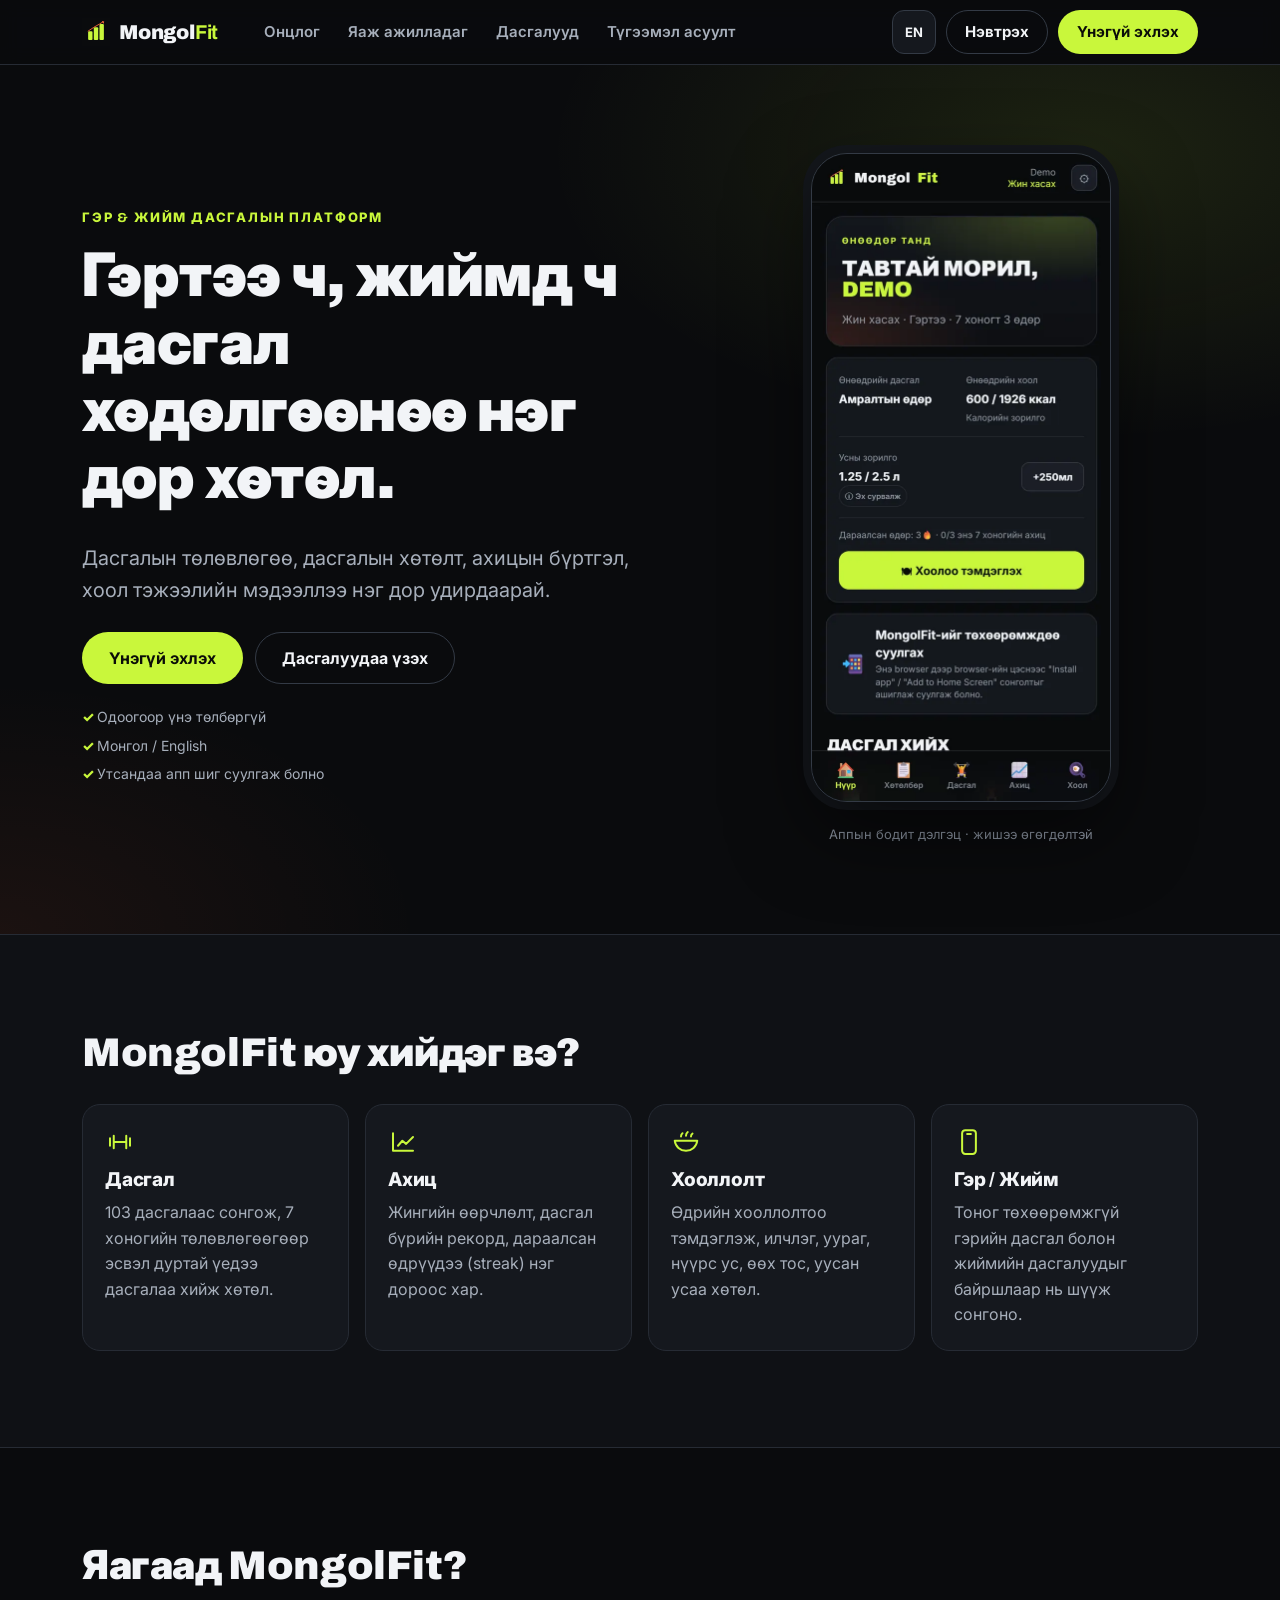
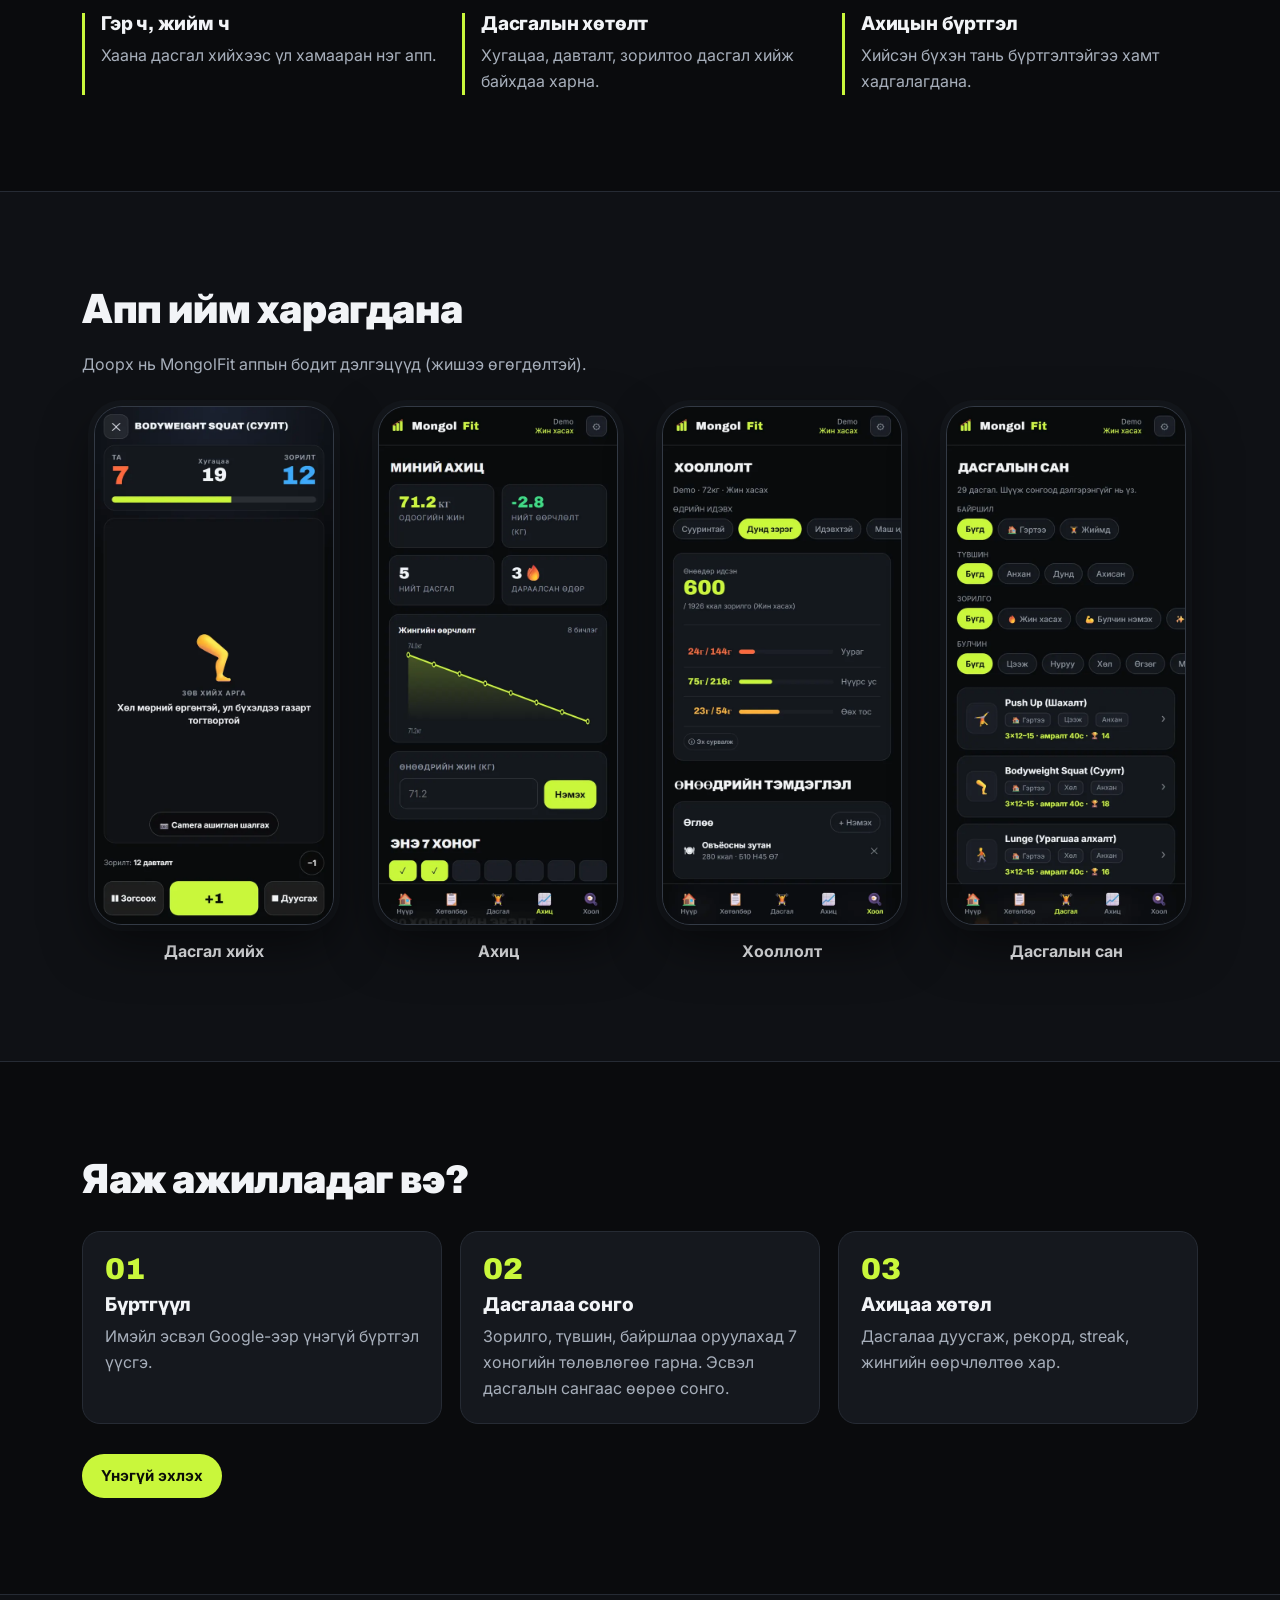
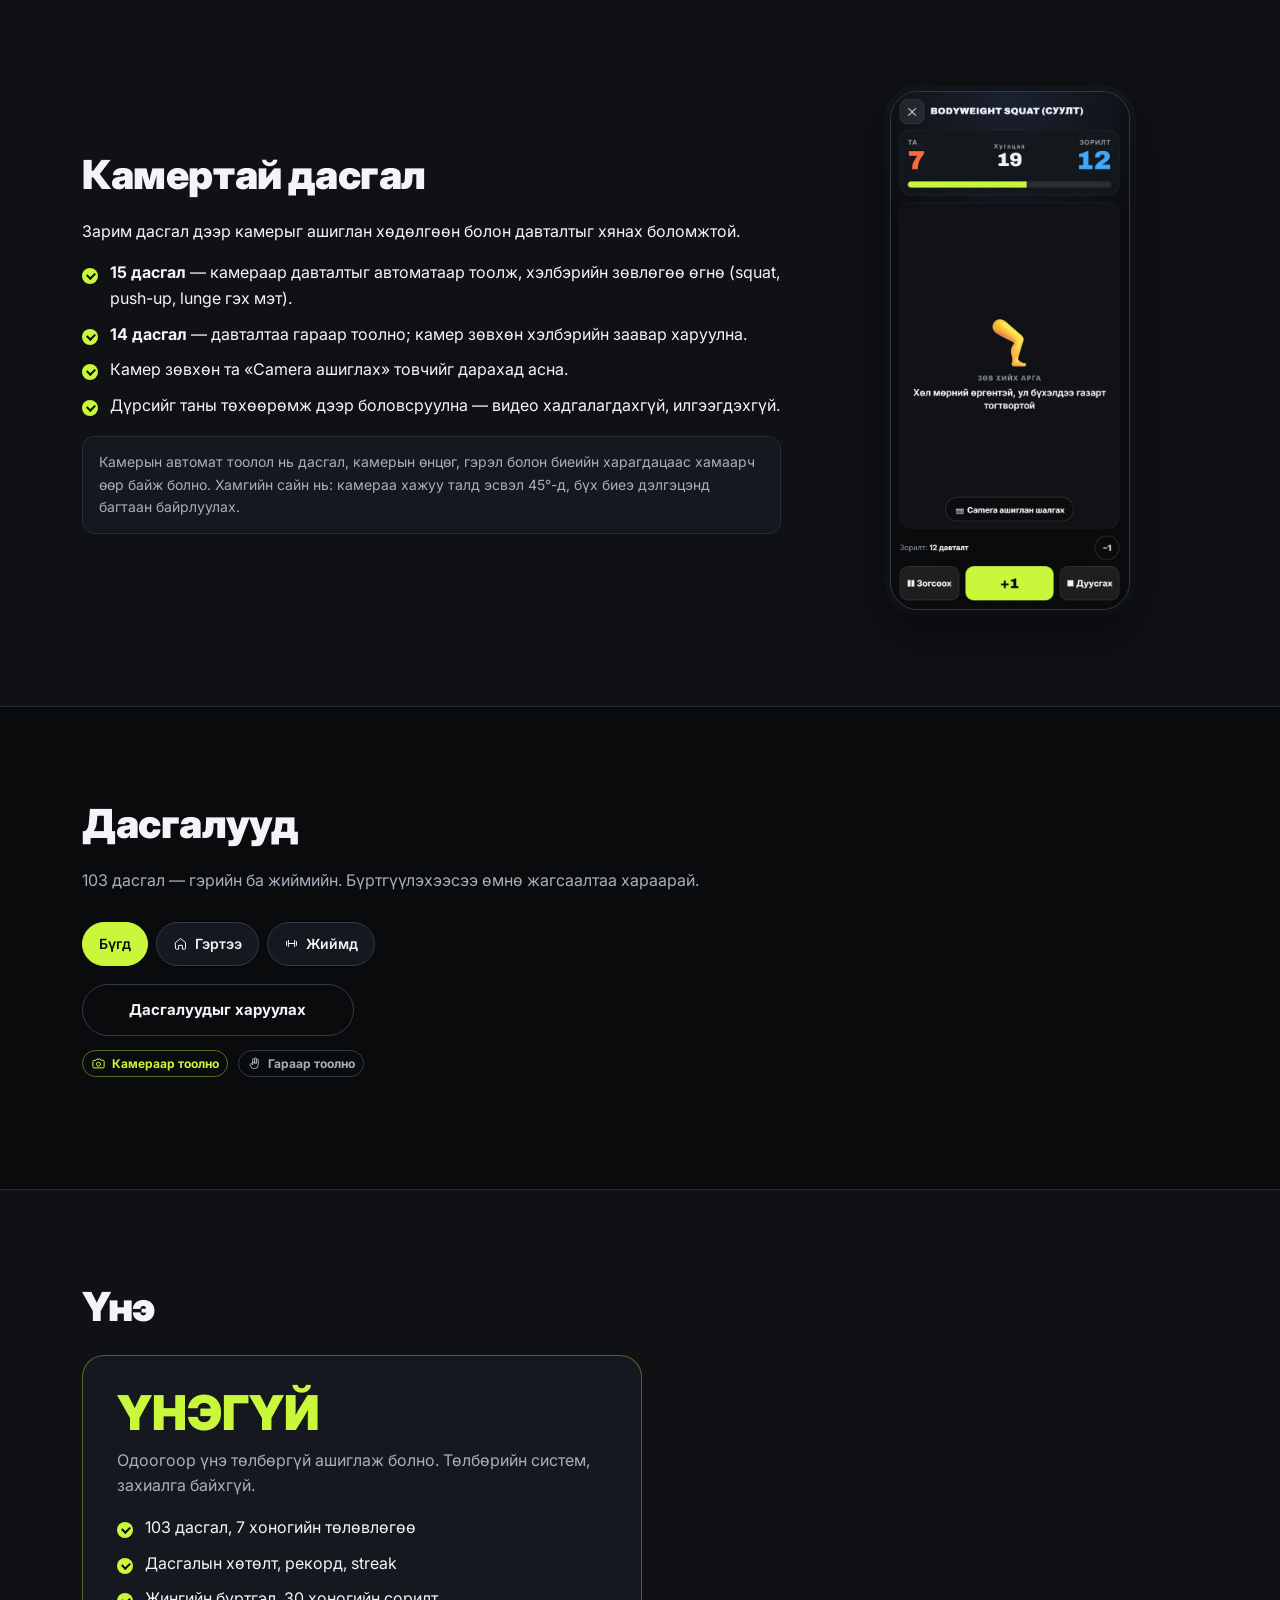
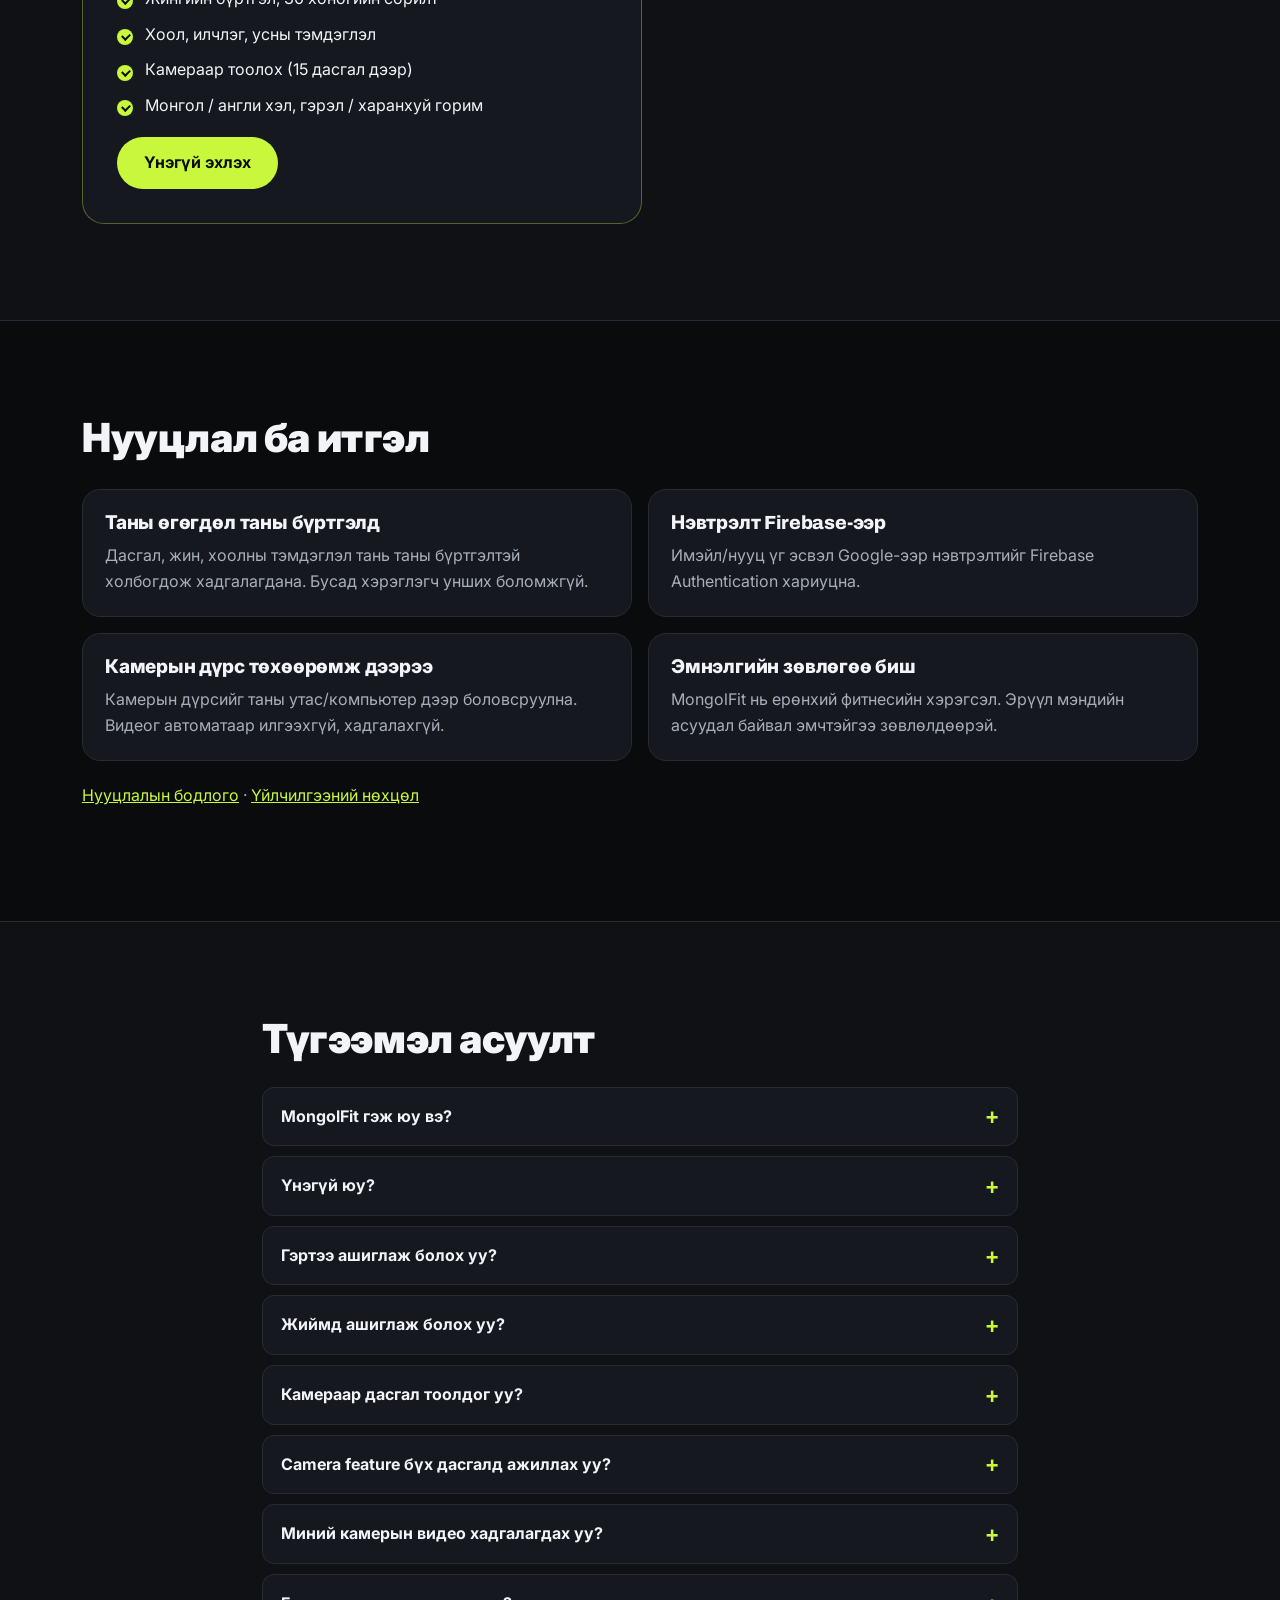
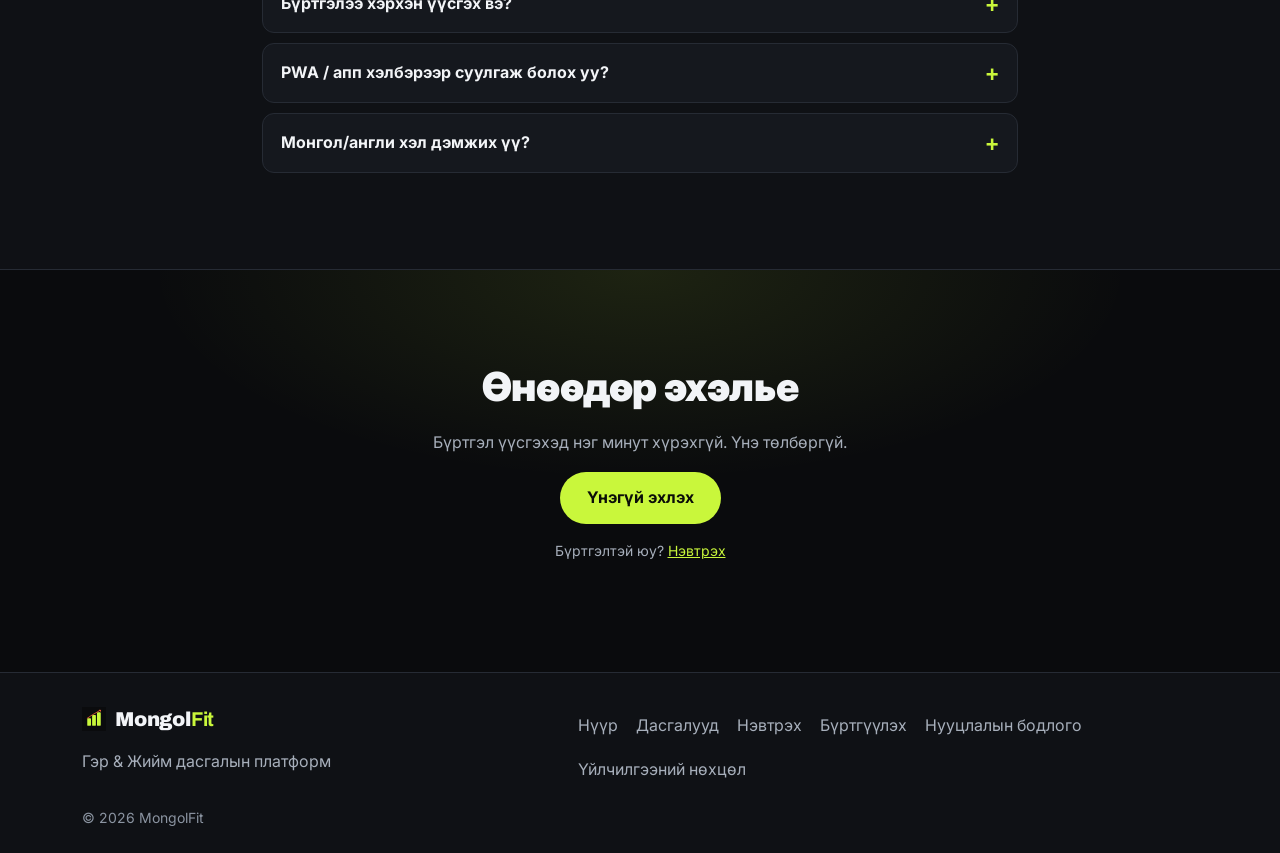
<file: index.html>
<!doctype html>
<html lang="mn">
<head>
<meta charset="utf-8">
<meta name="viewport" content="width=device-width, initial-scale=1, viewport-fit=cover">
<title data-i18n="pub_meta_title">MongolFit — Гэр & Жийм дасгалын платформ</title>
<meta name="description" data-i18n-attr="content:pub_meta_desc" content="MongolFit — гэртээ болон жиймд дасгалаа төлөвлөж хөтлөх, ахицаа хянах, хооллолтоо тэмдэглэх үнэгүй вэб апп. Монгол, англи хэлтэй. Зарим дасгалыг камераар тоолно.">
<link rel="canonical" href="https://mongolfit.vercel.app/">
<meta name="theme-color" content="#0A0B0D">
<meta property="og:type" content="website">
<meta property="og:site_name" content="MongolFit">
<meta property="og:title" content="MongolFit — Гэр & Жийм дасгалын платформ">
<meta property="og:description" content="Дасгалын төлөвлөгөө, дасгалын хөтөлт, ахицын бүртгэл, хооллолтын мэдээллээ нэг дор удирдаарай. Одоогоор үнэ төлбөргүй.">
<meta property="og:url" content="https://mongolfit.vercel.app/">
<meta property="og:image" content="https://mongolfit.vercel.app/assets/og.jpg">
<meta property="og:image:width" content="1200">
<meta property="og:image:height" content="630">
<meta property="og:image:alt" content="MongolFit — Гэр & Жийм дасгалын платформ">
<meta property="og:locale" content="mn_MN">
<meta property="og:locale:alternate" content="en_US">
<meta name="twitter:card" content="summary_large_image">
<meta name="twitter:title" content="MongolFit — Гэр & Жийм дасгалын платформ">
<meta name="twitter:description" content="Дасгал, ахиц, хооллолтоо нэг дор хөтлөх үнэгүй вэб апп.">
<meta name="twitter:image" content="https://mongolfit.vercel.app/assets/og.jpg">
<link rel="icon" type="image/svg+xml" href="icons/logo-mark.svg">
<link rel="apple-touch-icon" href="icons/icon-180.png">
<link rel="manifest" href="manifest.json">
<link rel="preconnect" href="https://fonts.googleapis.com">
<link rel="preconnect" href="https://fonts.gstatic.com" crossorigin>
<link rel="preload" as="style" href="https://fonts.googleapis.com/css2?family=Archivo:wght@600;800;900&family=Inter:wght@400;500;600;700&display=swap" onload="this.onload=null;this.rel='stylesheet'">
<noscript><link href="https://fonts.googleapis.com/css2?family=Archivo:wght@600;800;900&family=Inter:wght@400;500;600;700&display=swap" rel="stylesheet"></noscript>
<link rel="preload" as="image" href="assets/screens/home.webp" type="image/webp" fetchpriority="high">
<link rel="stylesheet" href="css/public.css">
<script type="application/ld+json">
{"@context":"https://schema.org","@graph":[
 {"@type":"Organization","@id":"https://mongolfit.vercel.app/#org","name":"MongolFit",
  "url":"https://mongolfit.vercel.app/","logo":"https://mongolfit.vercel.app/icons/icon-512.png"},
 {"@type":"WebSite","@id":"https://mongolfit.vercel.app/#site","name":"MongolFit",
  "alternateName":"MongolFit — Гэр & Жийм дасгалын платформ","url":"https://mongolfit.vercel.app/",
  "inLanguage":["mn","en"],"publisher":{"@id":"https://mongolfit.vercel.app/#org"}},
 {"@type":"WebApplication","name":"MongolFit","url":"https://mongolfit.vercel.app/","applicationCategory":"HealthApplication",
  "operatingSystem":"Web browser","inLanguage":["mn","en"],"offers":{"@type":"Offer","price":"0","priceCurrency":"MNT"}}
]}
</script>
</head>
<body>
<a class="skip" href="#main" data-i18n="pub_skip">Үндсэн агуулга руу шилжих</a>

<header class="site-head" id="top">
  <div class="wrap head-row">
    <a class="brand" href="/" aria-label="MongolFit — нүүр хуудас" data-i18n-attr="aria-label:pub_brand_home">
      <img src="icons/logo-mark.svg" alt="" width="28" height="28"><span>Mongol<b>Fit</b></span>
    </a>
    <nav class="head-nav" id="headNav" aria-label="Үндсэн цэс" data-i18n-attr="aria-label:pub_nav_label">
      <a href="#features" data-i18n="pub_nav_features">Онцлог</a>
      <a href="#how" data-i18n="pub_nav_how">Яаж ажилладаг</a>
      <a href="#exercises" data-i18n="pub_nav_exercises">Дасгалууд</a>
      <a href="#faq" data-i18n="pub_nav_faq">Түгээмэл асуулт</a>
    </nav>
    <div class="head-actions">
      <button class="lang" type="button" id="langBtn" aria-label="Switch to English" data-i18n-attr="aria-label:pub_lang_switch">EN</button>
      <a class="btn ghost when-out" href="/login" data-i18n="pub_login">Нэвтрэх</a>
      <a class="btn primary when-out" href="/register" data-i18n="pub_cta_start">Үнэгүй эхлэх</a>
      <a class="btn primary when-in" href="/app" hidden data-i18n="pub_open_app">Апп нээх</a>
      <button class="menu-btn" type="button" id="menuBtn" aria-expanded="false" aria-controls="mobileMenu"
              aria-label="Цэс нээх" data-i18n-attr="aria-label:pub_menu_open"><span></span><span></span><span></span></button>
    </div>
  </div>
  <div class="mobile-menu" id="mobileMenu" hidden>
    <div class="wrap">
      <a href="#features" data-i18n="pub_nav_features">Онцлог</a>
      <a href="#how" data-i18n="pub_nav_how">Яаж ажилладаг</a>
      <a href="#exercises" data-i18n="pub_nav_exercises">Дасгалууд</a>
      <a href="#faq" data-i18n="pub_nav_faq">Түгээмэл асуулт</a>
      <a class="btn ghost when-out" href="/login" data-i18n="pub_login">Нэвтрэх</a>
      <a class="btn primary when-out" href="/register" data-i18n="pub_cta_start">Үнэгүй эхлэх</a>
      <a class="btn primary when-in" href="/app" hidden data-i18n="pub_open_app">Апп нээх</a>
    </div>
  </div>
</header>

<main id="main">
  <!-- HERO -->
  <section class="hero">
    <div class="wrap hero-grid">
      <div class="hero-copy">
        <p class="eyebrow" data-i18n="pub_hero_eyebrow">Гэр & Жийм дасгалын платформ</p>
        <h1 data-i18n="pub_hero_title">Гэртээ ч, жиймд ч дасгал хөдөлгөөнөө нэг дор хөтөл.</h1>
        <p class="lead" data-i18n="pub_hero_sub">Дасгалын төлөвлөгөө, дасгалын хөтөлт, ахицын бүртгэл, хоол тэжээлийн мэдээллээ нэг дор удирдаарай.</p>
        <div class="cta-row">
          <a class="btn primary big when-out" href="/register" data-i18n="pub_cta_start">Үнэгүй эхлэх</a>
          <a class="btn primary big when-in" href="/app" hidden data-i18n="pub_open_app">Апп нээх</a>
          <a class="btn ghost big" href="#exercises" data-i18n="pub_cta_exercises">Дасгалуудаа үзэх</a>
        </div>
        <ul class="facts">
          <li data-i18n="pub_fact_free">Одоогоор үнэ төлбөргүй</li>
          <li data-i18n="pub_fact_lang">Монгол / English</li>
          <li data-i18n="pub_fact_pwa">Утсандаа апп шиг суулгаж болно</li>
        </ul>
      </div>
      <figure class="hero-shot">
        <div class="phone"><img src="assets/screens/home.webp" width="600" height="1298" fetchpriority="high" decoding="async"
             alt="MongolFit аппын нүүр дэлгэц: өнөөдрийн дасгал, хоол, усны зорилго" data-i18n-attr="alt:pub_shot_home_alt"></div>
        <figcaption data-i18n="pub_shot_caption">Аппын бодит дэлгэц · жишээ өгөгдөлтэй</figcaption>
      </figure>
    </div>
  </section>

  <!-- WHAT IT DOES -->
  <section class="band" id="features" aria-labelledby="featuresTitle">
    <div class="wrap">
      <h2 id="featuresTitle" data-i18n="pub_features_title">MongolFit юу хийдэг вэ?</h2>
      <div class="cards four">
        <article class="card">
          <div class="ic"><svg class="ic-svg" viewBox="0 0 24 24" fill="none" stroke="currentColor" stroke-width="1.6" stroke-linecap="round" stroke-linejoin="round" aria-hidden="true"><path d="M4 9v6M7 7v10M17 7v10M20 9v6M7 12h10"/></svg></div>
          <h3 data-i18n="pub_f1_t">Дасгал</h3>
          <p data-i18n="pub_f1_d">103 дасгалаас сонгож, 7 хоногийн төлөвлөгөөгөөр эсвэл дуртай үедээ дасгалаа хийж хөтөл.</p>
        </article>
        <article class="card">
          <div class="ic"><svg class="ic-svg" viewBox="0 0 24 24" fill="none" stroke="currentColor" stroke-width="1.6" stroke-linecap="round" stroke-linejoin="round" aria-hidden="true"><path d="M4 19V5M4 19h16M8 15l3.5-4 3 2.5L20 8"/></svg></div>
          <h3 data-i18n="pub_f2_t">Ахиц</h3>
          <p data-i18n="pub_f2_d">Жингийн өөрчлөлт, дасгал бүрийн рекорд, дараалсан өдрүүдээ (streak) нэг дороос хар.</p>
        </article>
        <article class="card">
          <div class="ic"><svg class="ic-svg" viewBox="0 0 24 24" fill="none" stroke="currentColor" stroke-width="1.6" stroke-linecap="round" stroke-linejoin="round" aria-hidden="true"><path d="M3 11h18a9 9 0 0 1-9 8 9 9 0 0 1-9-8zM8 7.5c0-1.5 1.2-2.5 1.2-2.5M12 7c0-2 1.4-3 1.4-3M16 7.5c0-1.5 1.2-2.2 1.2-2.2"/></svg></div>
          <h3 data-i18n="pub_f3_t">Хооллолт</h3>
          <p data-i18n="pub_f3_d">Өдрийн хооллолтоо тэмдэглэж, илчлэг, уураг, нүүрс ус, өөх тос, уусан усаа хөтөл.</p>
        </article>
        <article class="card">
          <div class="ic"><svg class="ic-svg" viewBox="0 0 24 24" fill="none" stroke="currentColor" stroke-width="1.6" stroke-linecap="round" stroke-linejoin="round" aria-hidden="true"><rect x="6.5" y="2.5" width="11" height="19" rx="2.5"/><path d="M10.5 5.5h3"/></svg></div>
          <h3 data-i18n="pub_f4_t">Гэр / Жийм</h3>
          <p data-i18n="pub_f4_d">Тоног төхөөрөмжгүй гэрийн дасгал болон жиймийн дасгалуудыг байршлаар нь шүүж сонгоно.</p>
        </article>
      </div>
    </div>
  </section>

  <!-- WHY -->
  <section class="why" aria-labelledby="whyTitle">
    <div class="wrap">
      <h2 id="whyTitle" data-i18n="pub_why_title">Яагаад MongolFit?</h2>
      <div class="why-grid">
        <div><h3 data-i18n="pub_why1_t">Гэр ч, жийм ч</h3><p data-i18n="pub_why1_d">Хаана дасгал хийхээс үл хамааран нэг апп.</p></div>
        <div><h3 data-i18n="pub_why2_t">Дасгалын хөтөлт</h3><p data-i18n="pub_why2_d">Хугацаа, давталт, зорилтоо дасгал хийж байхдаа харна.</p></div>
        <div><h3 data-i18n="pub_why3_t">Ахицын бүртгэл</h3><p data-i18n="pub_why3_d">Хийсэн бүхэн тань бүртгэлтэйгээ хамт хадгалагдана.</p></div>
      </div>
    </div>
  </section>

  <!-- SCREENS -->
  <section class="band" id="screens" aria-labelledby="screensTitle">
    <div class="wrap">
      <h2 id="screensTitle" data-i18n="pub_screens_title">Апп ийм харагдана</h2>
      <p class="section-sub" data-i18n="pub_screens_sub">Доорх нь MongolFit аппын бодит дэлгэцүүд (жишээ өгөгдөлтэй).</p>
      <div class="shots">
        <figure><div class="phone sm"><img src="assets/screens/workout.webp" width="600" height="1298" loading="lazy" decoding="async"
          alt="Дасгалын дэлгэц: давталт, хугацаа, зорилт, +1 товч" data-i18n-attr="alt:pub_shot_workout_alt"></div>
          <figcaption data-i18n="pub_shot_workout">Дасгал хийх</figcaption></figure>
        <figure><div class="phone sm"><img src="assets/screens/progress.webp" width="600" height="1298" loading="lazy" decoding="async"
          alt="Ахицын дэлгэц: одоогийн жин, нийт дасгал, дараалсан өдөр, жингийн график" data-i18n-attr="alt:pub_shot_progress_alt"></div>
          <figcaption data-i18n="pub_shot_progress">Ахиц</figcaption></figure>
        <figure><div class="phone sm"><img src="assets/screens/nutrition.webp" width="600" height="1298" loading="lazy" decoding="async"
          alt="Хооллолтын дэлгэц: өнөөдрийн илчлэг, уураг, нүүрс ус, өөх тос, хоолны тэмдэглэл" data-i18n-attr="alt:pub_shot_nutrition_alt"></div>
          <figcaption data-i18n="pub_shot_nutrition">Хооллолт</figcaption></figure>
        <figure><div class="phone sm"><img src="assets/screens/library.webp" width="600" height="1298" loading="lazy" decoding="async"
          alt="Дасгалын сан: байршил, түвшин, зорилго, булчингаар шүүх" data-i18n-attr="alt:pub_shot_library_alt"></div>
          <figcaption data-i18n="pub_shot_library">Дасгалын сан</figcaption></figure>
      </div>
    </div>
  </section>

  <!-- HOW IT WORKS -->
  <section class="how" id="how" aria-labelledby="howTitle">
    <div class="wrap">
      <h2 id="howTitle" data-i18n="pub_how_title">Яаж ажилладаг вэ?</h2>
      <ol class="steps">
        <li><span class="num">01</span><h3 data-i18n="pub_step1_t">Бүртгүүл</h3><p data-i18n="pub_step1_d">Имэйл эсвэл Google-ээр үнэгүй бүртгэл үүсгэ.</p></li>
        <li><span class="num">02</span><h3 data-i18n="pub_step2_t">Дасгалаа сонго</h3><p data-i18n="pub_step2_d">Зорилго, түвшин, байршлаа оруулахад 7 хоногийн төлөвлөгөө гарна. Эсвэл дасгалын сангаас өөрөө сонго.</p></li>
        <li><span class="num">03</span><h3 data-i18n="pub_step3_t">Ахицаа хөтөл</h3><p data-i18n="pub_step3_d">Дасгалаа дуусгаж, рекорд, streak, жингийн өөрчлөлтөө хар.</p></li>
      </ol>
      <a class="btn primary when-out" href="/register" data-i18n="pub_cta_start">Үнэгүй эхлэх</a>
      <a class="btn primary when-in" href="/app" hidden data-i18n="pub_open_app">Апп нээх</a>
    </div>
  </section>

  <!-- CAMERA -->
  <section class="band camera" id="camera" aria-labelledby="cameraTitle">
    <div class="wrap camera-grid">
      <div>
        <h2 id="cameraTitle" data-i18n="pub_cam_title">Камертай дасгал</h2>
        <p data-i18n="pub_cam_intro">Зарим дасгал дээр камерыг ашиглан хөдөлгөөн болон давталтыг хянах боломжтой.</p>
        <ul class="ticks">
          <li data-i18n-html="pub_cam_auto"><b>15 дасгал</b> — камераар давталтыг автоматаар тоолж, хэлбэрийн зөвлөгөө өгнө (squat, push-up, lunge гэх мэт).</li>
          <li data-i18n-html="pub_cam_manual"><b>14 дасгал</b> — давталтаа гараар тоолно; камер зөвхөн хэлбэрийн заавар харуулна.</li>
          <li data-i18n="pub_cam_button">Камер зөвхөн та «Camera ашиглах» товчийг дарахад асна.</li>
          <li data-i18n="pub_cam_device">Дүрсийг таны төхөөрөмж дээр боловсруулна — видео хадгалагдахгүй, илгээгдэхгүй.</li>
        </ul>
        <p class="note" data-i18n="pub_cam_note">Камерын автомат тоолол нь дасгал, камерын өнцөг, гэрэл болон биеийн харагдацаас хамаарч өөр байж болно. Хамгийн сайн нь: камераа хажуу талд эсвэл 45°-д, бүх биеэ дэлгэцэнд багтаан байрлуулах.</p>
      </div>
      <figure class="cam-shot"><div class="phone sm"><img src="assets/screens/workout.webp" width="600" height="1298" loading="lazy" decoding="async"
        alt="Дасгалын дэлгэц дээрх «Camera ашиглан шалгах» товч" data-i18n-attr="alt:pub_shot_camera_alt"></div></figure>
    </div>
  </section>

  <!-- EXERCISES -->
  <section class="exercises" id="exercises" aria-labelledby="exTitle">
    <div class="wrap">
      <h2 id="exTitle" data-i18n="pub_ex_title">Дасгалууд</h2>
      <p class="section-sub" data-i18n="pub_ex_sub">103 дасгал — гэрийн ба жиймийн. Бүртгүүлэхээсээ өмнө жагсаалтаа хараарай.</p>
      <div class="chips" role="group" aria-label="Байршлаар шүүх" data-i18n-attr="aria-label:pub_ex_filter">
        <button type="button" class="chip on" data-loc="all" aria-pressed="true" data-i18n="pub_ex_all">Бүгд</button>
        <button type="button" class="chip" data-loc="home" aria-pressed="false"><svg class="ic-svg" viewBox="0 0 24 24" fill="none" stroke="currentColor" stroke-width="1.6" stroke-linecap="round" stroke-linejoin="round" aria-hidden="true"><path d="M4 10.5 12 4l8 6.5V20a1 1 0 0 1-1 1h-4v-6H9v6H5a1 1 0 0 1-1-1z"/></svg><span data-i18n="pub_ex_home">Гэртээ</span></button>
        <button type="button" class="chip" data-loc="gym" aria-pressed="false"><svg class="ic-svg" viewBox="0 0 24 24" fill="none" stroke="currentColor" stroke-width="1.6" stroke-linecap="round" stroke-linejoin="round" aria-hidden="true"><path d="M4 9v6M7 7v10M17 7v10M20 9v6M7 12h10"/></svg><span data-i18n="pub_ex_gym">Жиймд</span></button>
      </div>
      <div id="exList" class="ex-list" aria-live="polite">
        <button type="button" class="btn ghost" id="exLoad" data-i18n="pub_ex_show">Дасгалуудыг харуулах</button>
      </div>
      <p class="legend"><span class="tag cam"><svg class="ic-svg" viewBox="0 0 24 24" fill="none" stroke="currentColor" stroke-width="1.6" stroke-linecap="round" stroke-linejoin="round" aria-hidden="true"><path d="M3 8.5A1.5 1.5 0 0 1 4.5 7h3L9 5h6l1.5 2h3A1.5 1.5 0 0 1 21 8.5v9A1.5 1.5 0 0 1 19.5 19h-15A1.5 1.5 0 0 1 3 17.5z"/><circle cx="12" cy="13" r="3.2"/></svg><span data-i18n="pub_ex_tag_cam">Камераар тоолно</span></span> <span class="tag man"><svg class="ic-svg" viewBox="0 0 24 24" fill="none" stroke="currentColor" stroke-width="1.6" stroke-linecap="round" stroke-linejoin="round" aria-hidden="true"><path d="M9 11V5.5a1.5 1.5 0 0 1 3 0V11m0 0V4.5a1.5 1.5 0 0 1 3 0V11m0 0V6.5a1.5 1.5 0 0 1 3 0V14a6 6 0 0 1-6 6h-1a6 6 0 0 1-5-2.7L5 14.4a1.6 1.6 0 0 1 2.6-1.8L9 14.5V11z"/></svg><span data-i18n="pub_ex_tag_manual">Гараар тоолно</span></span></p>
    </div>
  </section>

  <!-- PRICING -->
  <section class="band" id="pricing" aria-labelledby="priceTitle">
    <div class="wrap">
      <h2 id="priceTitle" data-i18n="pub_price_title">Үнэ</h2>
      <div class="price-card">
        <p class="price-tag" data-i18n="pub_price_tag">ҮНЭГҮЙ</p>
        <p class="price-lead" data-i18n="pub_price_lead">Одоогоор үнэ төлбөргүй ашиглаж болно. Төлбөрийн систем, захиалга байхгүй.</p>
        <ul class="ticks">
          <li data-i18n="pub_price_i1">103 дасгал, 7 хоногийн төлөвлөгөө</li>
          <li data-i18n="pub_price_i2">Дасгалын хөтөлт, рекорд, streak</li>
          <li data-i18n="pub_price_i3">Жингийн бүртгэл, 30 хоногийн сорилт</li>
          <li data-i18n="pub_price_i4">Хоол, илчлэг, усны тэмдэглэл</li>
          <li data-i18n="pub_price_i5">Камераар тоолох (15 дасгал дээр)</li>
          <li data-i18n="pub_price_i6">Монгол / англи хэл, гэрэл / харанхуй горим</li>
        </ul>
        <a class="btn primary big when-out" href="/register" data-i18n="pub_cta_start">Үнэгүй эхлэх</a>
        <a class="btn primary big when-in" href="/app" hidden data-i18n="pub_open_app">Апп нээх</a>
      </div>
    </div>
  </section>

  <!-- TRUST -->
  <section class="trust" id="trust" aria-labelledby="trustTitle">
    <div class="wrap">
      <h2 id="trustTitle" data-i18n="pub_trust_title">Нууцлал ба итгэл</h2>
      <div class="cards two">
        <div class="card"><h3 data-i18n="pub_t1_t">Таны өгөгдөл таны бүртгэлд</h3><p data-i18n="pub_t1_d">Дасгал, жин, хоолны тэмдэглэл тань таны бүртгэлтэй холбогдож хадгалагдана. Бусад хэрэглэгч унших боломжгүй.</p></div>
        <div class="card"><h3 data-i18n="pub_t2_t">Нэвтрэлт Firebase-ээр</h3><p data-i18n="pub_t2_d">Имэйл/нууц үг эсвэл Google-ээр нэвтрэлтийг Firebase Authentication хариуцна.</p></div>
        <div class="card"><h3 data-i18n="pub_t3_t">Камерын дүрс төхөөрөмж дээрээ</h3><p data-i18n="pub_t3_d">Камерын дүрсийг таны утас/компьютер дээр боловсруулна. Видеог автоматаар илгээхгүй, хадгалахгүй.</p></div>
        <div class="card"><h3 data-i18n="pub_t4_t">Эмнэлгийн зөвлөгөө биш</h3><p data-i18n="pub_t4_d">MongolFit нь ерөнхий фитнесийн хэрэгсэл. Эрүүл мэндийн асуудал байвал эмчтэйгээ зөвлөлдөөрэй.</p></div>
      </div>
      <p class="links-line"><a href="/privacy" data-i18n="pub_privacy">Нууцлалын бодлого</a> · <a href="/terms" data-i18n="pub_terms">Үйлчилгээний нөхцөл</a></p>
    </div>
  </section>

  <!-- FAQ -->
  <section class="band" id="faq" aria-labelledby="faqTitle">
    <div class="wrap narrow">
      <h2 id="faqTitle" data-i18n="pub_faq_title">Түгээмэл асуулт</h2>
      <div class="faq">
        <details><summary data-i18n="pub_q1">MongolFit гэж юу вэ?</summary><p data-i18n="pub_a1">Гэртээ болон жиймд дасгалаа төлөвлөж хөтлөх, ахицаа хянах, хооллолтоо тэмдэглэх вэб апп.</p></details>
        <details><summary data-i18n="pub_q2">Үнэгүй юу?</summary><p data-i18n="pub_a2">Тийм. Одоогоор бүх боломж үнэ төлбөргүй. Төлбөрийн систем байхгүй.</p></details>
        <details><summary data-i18n="pub_q3">Гэртээ ашиглаж болох уу?</summary><p data-i18n="pub_a3">Болно. Тоног төхөөрөмжгүй хийх гэрийн дасгалууд бий, төлөвлөгөө үүсгэхдээ «Гэртээ»-г сонгоно.</p></details>
        <details><summary data-i18n="pub_q4">Жиймд ашиглаж болох уу?</summary><p data-i18n="pub_a4">Болно. Жиймийн тоног төхөөрөмжтэй дасгалууд бий, «Жиймд»-ийг сонгоод төлөвлөгөө гаргана.</p></details>
        <details><summary data-i18n="pub_q5">Камераар дасгал тоолдог уу?</summary><p data-i18n="pub_a5">15 дасгал дээр камер давталтыг автоматаар тоолж чадна. Тоолол нь тооцоолол бөгөөд камерын өнцөг, гэрэл, биеийн харагдацаас хамаарна.</p></details>
        <details><summary data-i18n="pub_q6">Camera feature бүх дасгалд ажиллах уу?</summary><p data-i18n="pub_a6">Үгүй. 103 дасгалын 36-д автомат тоолол ажиллана. Бусад 67 дасгал дээр camera биеийн байрлалыг харуулж, давталтаа гараар тоолно.</p></details>
        <details><summary data-i18n="pub_q7">Миний камерын видео хадгалагдах уу?</summary><p data-i18n="pub_a7">Үгүй. Дүрсийг зөвхөн таны төхөөрөмж дээр боловсруулна; видео бичих, хадгалах, серверт илгээх зүйл хийхгүй. Камер та товч дарахад л асна.</p></details>
        <details><summary data-i18n="pub_q8">Бүртгэлээ хэрхэн үүсгэх вэ?</summary><p data-i18n="pub_a8">«Үнэгүй эхлэх» дээр дарж имэйл, нууц үгээр эсвэл Google-ээр бүртгүүлнэ. Дараа нь нас, өндөр, жин, зорилгоо оруулахад төлөвлөгөө гарна.</p></details>
        <details><summary data-i18n="pub_q9">PWA / апп хэлбэрээр суулгаж болох уу?</summary><p data-i18n="pub_a9">Болно. Browser-ийн цэснээс «Install app» / «Add to Home Screen»-ийг сонгоно. Суулгах нь заавал биш — browser дээр шууд ашиглаж болно.</p></details>
        <details><summary data-i18n="pub_q10">Монгол/англи хэл дэмжих үү?</summary><p data-i18n="pub_a10">Тийм. Тохиргооноос Монгол эсвэл English-ийг сонгоно. Энэ хуудсыг дээд буланд байгаа EN / MN товчоор сольж болно.</p></details>
      </div>
    </div>
  </section>

  <!-- FINAL CTA -->
  <section class="final" id="start" aria-labelledby="finalTitle">
    <div class="wrap">
      <h2 id="finalTitle" data-i18n="pub_final_title">Өнөөдөр эхэлье</h2>
      <p data-i18n="pub_final_sub">Бүртгэл үүсгэхэд нэг минут хүрэхгүй. Үнэ төлбөргүй.</p>
      <a class="btn primary big when-out" href="/register" data-i18n="pub_cta_start">Үнэгүй эхлэх</a>
      <a class="btn primary big when-in" href="/app" hidden data-i18n="pub_open_app">Апп нээх</a>
      <p class="small"><span data-i18n="pub_have_account">Бүртгэлтэй юу?</span> <a class="when-out" href="/login" data-i18n="pub_login">Нэвтрэх</a></p>
    </div>
  </section>
</main>

<footer class="site-foot">
  <div class="wrap foot-grid">
    <div>
      <a class="brand" href="/"><img src="icons/logo-mark.svg" alt="" width="24" height="24"><span>Mongol<b>Fit</b></span></a>
      <p data-i18n="pub_foot_tag">Гэр & Жийм дасгалын платформ</p>
    </div>
    <nav aria-label="Хөлийн холбоос" data-i18n-attr="aria-label:pub_foot_nav">
      <a href="/" data-i18n="pub_foot_home">Нүүр</a>
      <a href="/#exercises" data-i18n="pub_nav_exercises">Дасгалууд</a>
      <a href="/login" data-i18n="pub_login">Нэвтрэх</a>
      <a href="/register" data-i18n="pub_register">Бүртгүүлэх</a>
      <a href="/privacy" data-i18n="pub_privacy">Нууцлалын бодлого</a>
      <a href="/terms" data-i18n="pub_terms">Үйлчилгээний нөхцөл</a>
    </nav>
  </div>
  <div class="wrap foot-bottom"><p>© <span id="year">2026</span> MongolFit</p></div>
</footer>

<div class="sticky-cta" id="stickyCta" hidden>
  <a class="btn primary when-out" href="/register" data-i18n="pub_cta_start">Үнэгүй эхлэх</a>
  <a class="btn primary when-in" href="/app" hidden data-i18n="pub_open_app">Апп нээх</a>
</div>
<a class="to-top" id="toTop" href="#top" aria-label="Дээш буцах" data-i18n-attr="aria-label:pub_to_top" hidden>↑</a>

<script src="js/public.js" defer></script>
</body>
</html>
</file>
<file: css/public.css>
/* ---------- MongolFit public pages (landing, privacy, terms, 404) ----------
   Standalone on purpose: the landing page does not load the app's stylesheet,
   scripts, Firebase, camera or ML code. Same identity as the app: near-black
   ground, neon-lime accent, Archivo display + Inter text. */
/* Metric-matched stand-in for Archivo while the web font loads: bold Arial set
   to Archivo's Cyrillic width, so the hero headline keeps its line breaks when
   Archivo swaps in (otherwise the swap re-wraps it and shifts the page). */
@font-face{font-family:'Archivo Fallback'; src:local('Arial Bold'), local('Arial-BoldMT'), local('Helvetica Neue Bold'), local('Helvetica Bold'); font-weight:600 900; size-adjust:80%}
:root{
  --bg:#0A0B0D; --bg2:#0F1115; --card:#15181E; --card2:#1B1F27;
  --line:#262B34; --line2:#333A45;
  --txt:#F2F4F7; --mut:#A7AFBB; --mut2:#8B94A1;
  --acc:#C9F73B; --acc-ink:#C9F73B; --on-acc:#0B0D08;
  --radius:18px; --radius-sm:12px;
  --display:'Archivo', 'Archivo Fallback', 'Inter', system-ui, -apple-system, 'Segoe UI', Roboto, sans-serif;
  --body:'Inter', system-ui, -apple-system, 'Segoe UI', Roboto, sans-serif;
  --gutter:clamp(16px, 4vw, 32px);
}
*{box-sizing:border-box}
html{scroll-behavior:smooth; -webkit-text-size-adjust:100%}
@media (prefers-reduced-motion: reduce){ html{scroll-behavior:auto} *{transition:none!important; animation:none!important} }
body{margin:0; background:var(--bg); color:var(--txt); font:16px/1.6 var(--body); overflow-x:hidden}
img{max-width:100%; display:block}
a{color:var(--acc-ink)}
h1,h2,h3{font-family:var(--display); line-height:1.12; margin:0 0 .5em; letter-spacing:-.01em}
h1{font-size:clamp(34px, 6.2vw, 60px); font-weight:900}
h2{font-size:clamp(26px, 4.2vw, 40px); font-weight:900}
h3{font-size:19px; font-weight:800}
p{margin:0 0 1em}
:focus-visible{outline:3px solid var(--acc); outline-offset:3px; border-radius:6px}
.wrap{width:100%; max-width:1180px; margin:0 auto; padding-inline:var(--gutter)}
.wrap.narrow{max-width:820px}
[hidden]{display:none!important}

.skip{position:absolute; left:-9999px; top:8px; z-index:100; background:var(--acc); color:var(--on-acc); padding:10px 14px; border-radius:10px; font-weight:700}
.skip:focus{left:12px}

/* ---------- buttons ---------- */
.btn{display:inline-flex; align-items:center; justify-content:center; gap:8px; min-height:44px; padding:10px 18px;
  border-radius:999px; font:700 15px/1.2 var(--body); text-decoration:none; border:1px solid transparent; cursor:pointer; white-space:nowrap}
.btn.big{min-height:52px; padding:14px 26px; font-size:16px}
.btn.primary{background:var(--acc); color:var(--on-acc)}
.btn.primary:hover{filter:brightness(1.06)}
.btn.ghost{background:transparent; color:var(--txt); border-color:var(--line2)}
.btn.ghost:hover{border-color:var(--mut2)}

/* ---------- header ---------- */
.site-head{position:sticky; top:0; z-index:50; background:rgba(10,11,13,.86); backdrop-filter:saturate(1.4) blur(10px);
  -webkit-backdrop-filter:saturate(1.4) blur(10px); border-bottom:1px solid var(--line)}
.head-row{display:flex; align-items:center; gap:16px; min-height:64px}
.brand{display:inline-flex; align-items:center; gap:9px; color:var(--txt); text-decoration:none; font:900 20px/1 var(--display); letter-spacing:-.01em}
.brand b{color:var(--acc-ink)}
.head-nav{display:flex; gap:4px; margin-left:18px}
.head-nav a{color:var(--mut); text-decoration:none; font-weight:600; font-size:15px; padding:10px 12px; border-radius:10px}
.head-nav a:hover{color:var(--txt); background:var(--card)}
.head-actions{display:flex; align-items:center; gap:10px; margin-left:auto}
.lang{min-width:44px; min-height:44px; border-radius:12px; background:var(--card); color:var(--txt); border:1px solid var(--line2);
  font:700 13px/1 var(--body); cursor:pointer}
.menu-btn{display:none; width:44px; height:44px; border-radius:12px; background:var(--card); border:1px solid var(--line2);
  cursor:pointer; flex-direction:column; justify-content:center; align-items:center; gap:4px}
.menu-btn span{display:block; width:18px; height:2px; background:var(--txt); border-radius:2px}
.mobile-menu{border-top:1px solid var(--line); background:var(--bg)}
.mobile-menu .wrap{display:flex; flex-direction:column; gap:6px; padding-block:12px 18px}
.mobile-menu a:not(.btn){color:var(--txt); text-decoration:none; font-weight:600; padding:12px 6px; border-bottom:1px solid var(--line)}
.mobile-menu .btn{margin-top:8px}
@media (max-width: 860px){
  .head-nav{display:none}
  .head-actions .btn{display:none}
  .menu-btn{display:inline-flex}
}

/* ---------- hero ---------- */
.hero{padding-block:clamp(36px, 7vw, 88px) clamp(40px, 7vw, 96px);
  background:radial-gradient(900px 480px at 85% 10%, rgba(201,247,59,.10), transparent 60%),
             radial-gradient(700px 420px at 0% 100%, rgba(255,106,61,.07), transparent 60%)}
.hero-grid{display:grid; grid-template-columns:minmax(0,1.1fr) minmax(0,.9fr); gap:clamp(24px, 5vw, 64px); align-items:center}
.eyebrow{color:var(--acc-ink); font:800 13px/1 var(--display); letter-spacing:.14em; text-transform:uppercase; margin-bottom:18px}
.lead{font-size:clamp(17px, 2vw, 20px); color:var(--mut); max-width:36em}
.cta-row{display:flex; flex-wrap:wrap; gap:12px; margin:26px 0 22px}
/* phones: always stacked, full width — never re-wraps when the web font swaps in */
@media (max-width: 480px){ .cta-row .btn{flex:1 1 100%} }
.facts{list-style:none; padding:0; margin:0; display:grid; gap:6px; color:var(--mut); font-size:14px} /* one per line: wraps the same in every font */
.facts li::before{content:"✓ "; color:var(--acc-ink); font-weight:800}
.hero-shot{position:relative; margin:0; display:flex; flex-direction:column; align-items:center}
.phone{width:min(300px, 72vw); aspect-ratio:600/1298; border-radius:36px; overflow:hidden; background:linear-gradient(160deg, var(--card2), var(--card)); color:var(--mut2); font-size:13px;
  border:1px solid var(--line2); box-shadow:0 30px 80px rgba(0,0,0,.55), 0 0 0 8px #14171c; position:relative; z-index:2}
.phone img{width:100%; height:100%; object-fit:cover}
.phone.sm{width:100%; max-width:240px; border-radius:28px; box-shadow:0 20px 50px rgba(0,0,0,.5), 0 0 0 6px #14171c}
.hero-shot figcaption{margin-top:22px; color:var(--mut2); font-size:13px; text-align:center}
@media (max-width: 900px){
  .hero-grid{grid-template-columns:minmax(0,1fr)}
}

/* ---------- line-art icons + exercise thumbnails ---------- */
.ic-svg{width:30px; height:30px; display:block; color:var(--acc-ink)}
.card .ic{margin-bottom:12px; line-height:0}
.chip .ic-svg, .tag .ic-svg, .ex-meta .ic-svg{width:15px; height:15px; display:inline-block; vertical-align:-3px; color:currentColor}
.chips .chip{display:inline-flex; align-items:center; gap:7px}
.legend .tag{display:inline-flex; align-items:center; gap:6px}
.ex-item .ex-thumb{width:54px; height:54px; flex:none; border-radius:12px; overflow:hidden; background:var(--card2);
  border:1px solid var(--line); display:grid; place-items:center; color:var(--mut2)}
.ex-item .ex-thumb img{width:100%; height:100%; object-fit:cover; display:block}
.ex-item .ex-ph{width:26px; height:26px}
.ex-item .ex-meta .tag{display:inline-flex; align-items:center; gap:5px}
@media (max-width:360px){ .ex-item .ex-thumb{width:46px; height:46px} }

/* ---------- sections ---------- */
section{padding-block:clamp(48px, 8vw, 96px)}
section[id], main[id]{scroll-margin-top:72px}
.band{background:var(--bg2); border-block:1px solid var(--line)}
.section-sub{color:var(--mut); max-width:42em; margin-bottom:28px}
.cards{display:grid; gap:16px; margin-top:28px}
.cards.four{grid-template-columns:repeat(4, minmax(0,1fr))}
.cards.two{grid-template-columns:repeat(2, minmax(0,1fr))}
.card{background:var(--card); border:1px solid var(--line); border-radius:var(--radius); padding:22px}
.card p{color:var(--mut); margin:0}
.card .ic{font-size:30px; margin-bottom:12px; line-height:1}
@media (max-width: 1000px){ .cards.four{grid-template-columns:repeat(2, minmax(0,1fr))} }
@media (max-width: 560px){ .cards.four, .cards.two{grid-template-columns:minmax(0,1fr)} }

.why-grid{display:grid; grid-template-columns:repeat(3, minmax(0,1fr)); gap:24px; margin-top:24px}
.why-grid > div{border-left:3px solid var(--acc); padding-left:16px}
.why-grid p{color:var(--mut); margin:0}
@media (max-width: 760px){ .why-grid{grid-template-columns:minmax(0,1fr)} }

.shots{display:grid; grid-template-columns:repeat(4, minmax(0,1fr)); gap:20px}
.shots figure{margin:0; display:flex; flex-direction:column; align-items:center}
.shots figcaption{margin-top:14px; font-weight:700}
@media (max-width: 900px){ .shots{grid-template-columns:repeat(2, minmax(0,1fr))} }
@media (max-width: 360px){ .shots{gap:12px} .phone.sm{border-radius:20px} }

.steps{list-style:none; padding:0; margin:28px 0 30px; display:grid; grid-template-columns:repeat(3, minmax(0,1fr)); gap:18px; counter-reset:none}
.steps li{background:var(--card); border:1px solid var(--line); border-radius:var(--radius); padding:22px}
.steps p{color:var(--mut); margin:0}
.num{display:inline-block; font:900 30px/1 var(--display); color:var(--acc-ink); margin-bottom:10px}
@media (max-width: 760px){ .steps{grid-template-columns:minmax(0,1fr)} }

.camera-grid{display:grid; grid-template-columns:minmax(0,1.3fr) minmax(0,.7fr); gap:40px; align-items:center}
.cam-shot{margin:0; display:flex; justify-content:center}
@media (max-width: 860px){ .camera-grid{grid-template-columns:minmax(0,1fr)} .cam-shot{display:none} }
.ticks{list-style:none; padding:0; margin:0 0 18px; display:grid; gap:10px}
.ticks li{padding-left:28px; position:relative; color:var(--txt)}
.ticks li::before{content:""; position:absolute; left:0; top:.45em; width:16px; height:16px; border-radius:50%;
  background:var(--acc); -webkit-mask:none}
.ticks li::after{content:""; position:absolute; left:5px; top:calc(.45em + 4px); width:6px; height:4px; border:2px solid var(--on-acc);
  border-top:0; border-right:0; transform:rotate(-45deg)}
.note{color:var(--mut); font-size:14px; background:var(--card); border:1px solid var(--line); border-radius:var(--radius-sm); padding:14px 16px}

/* ---------- exercises preview ---------- */
.chips{display:flex; flex-wrap:wrap; gap:8px; margin-bottom:18px}
.chip{min-height:44px; padding:10px 16px; border-radius:999px; background:var(--card); color:var(--txt); border:1px solid var(--line2);
  font:600 14px/1 var(--body); cursor:pointer}
.chip.on{background:var(--acc); color:var(--on-acc); border-color:var(--acc)}
.ex-list{display:grid; grid-template-columns:repeat(auto-fill, minmax(min(100%, 260px), 1fr)); gap:10px; min-height:52px}
.ex-item{display:flex; align-items:center; gap:12px; background:var(--card); border:1px solid var(--line); border-radius:var(--radius-sm); padding:12px 14px; min-width:0}
.ex-item .e{font-size:26px; line-height:1; flex:none}
.ex-item b{display:block; font-size:15px; overflow-wrap:anywhere}
.ex-item small{color:var(--mut2)}
.tag{display:inline-block; font-size:12px; font-weight:700; padding:3px 8px; border-radius:999px; border:1px solid var(--line2); color:var(--mut)}
.tag.cam{color:var(--acc-ink); border-color:rgba(201,247,59,.4)}
.legend{margin-top:14px; display:flex; gap:10px; flex-wrap:wrap}
.ex-meta{display:flex; gap:6px; flex-wrap:wrap; margin-top:4px}

/* ---------- pricing ---------- */
.price-card{max-width:560px; background:var(--card); border:1px solid rgba(201,247,59,.35); border-radius:22px; padding:clamp(22px, 4vw, 34px); margin-top:24px}
.price-tag{font:900 clamp(34px, 6vw, 48px)/1 var(--display); color:var(--acc-ink); margin-bottom:10px}
.price-lead{color:var(--mut)}

.links-line{margin-top:22px; color:var(--mut)}

/* ---------- FAQ ---------- */
.faq{display:grid; gap:10px; margin-top:24px}
.faq details{background:var(--card); border:1px solid var(--line); border-radius:var(--radius-sm)}
.faq summary{cursor:pointer; list-style:none; padding:16px 48px 16px 18px; font-weight:700; position:relative; min-height:44px}
.faq summary::-webkit-details-marker{display:none}
.faq summary::after{content:"+"; position:absolute; right:18px; top:50%; transform:translateY(-50%); font:800 22px/1 var(--display); color:var(--acc-ink)}
.faq details[open] summary::after{content:"−"}
.faq details p{padding:0 18px 16px; margin:0; color:var(--mut)}

/* ---------- final CTA ---------- */
.final{text-align:center; background:radial-gradient(700px 300px at 50% 0%, rgba(201,247,59,.10), transparent 70%)}
.final p{color:var(--mut)}
.final .small{margin-top:16px; font-size:14px}

/* ---------- footer ---------- */
.site-foot{border-top:1px solid var(--line); background:var(--bg2); padding-block:34px 24px; color:var(--mut)}
.foot-grid{display:flex; flex-wrap:wrap; justify-content:space-between; gap:24px}
.foot-grid nav{display:flex; flex-wrap:wrap; gap:6px 18px; max-width:620px}
.foot-grid nav a, .foot-bottom a{color:var(--mut); text-decoration:none; padding:6px 0; display:inline-block}
.foot-grid nav a:hover, .foot-bottom a:hover{color:var(--txt)}
.foot-grid p{margin:10px 0 0}
.foot-bottom{margin-top:18px; font-size:14px; color:var(--mut2)}
.foot-bottom p{margin:0}

/* ---------- sticky mobile CTA + back to top ---------- */
.sticky-cta{position:fixed; left:0; right:0; bottom:0; z-index:40; padding:10px var(--gutter) calc(10px + env(safe-area-inset-bottom));
  background:rgba(10,11,13,.94); border-top:1px solid var(--line); display:flex}
.sticky-cta .btn{flex:1}
@media (min-width: 861px){ .sticky-cta{display:none!important} }
body.has-sticky{padding-bottom:72px}
@media (min-width: 861px){ body.has-sticky{padding-bottom:0} }
.to-top{position:fixed; right:16px; bottom:88px; z-index:41; width:44px; height:44px; border-radius:50%; background:var(--card2);
  border:1px solid var(--line2); color:var(--txt); display:flex; align-items:center; justify-content:center; text-decoration:none; font-weight:800}
@media (min-width: 861px){ .to-top{bottom:24px} }

/* ---------- documents (privacy / terms / 404) ---------- */
.doc{padding-block:40px 64px}
.doc h1{font-size:clamp(30px, 5vw, 44px)}
.doc h2{font-size:22px; margin-top:34px}
.doc p, .doc li{color:#D5DAE2}
.doc ul{padding-left:22px; display:grid; gap:8px}
.doc-date{color:var(--mut2)!important; font-size:14px}
.doc-links{margin-top:40px}
.notfound{text-align:center}
.big-code{font:900 clamp(80px, 18vw, 140px)/1 var(--display); color:var(--acc-ink); margin:20px 0 0}
</file>
